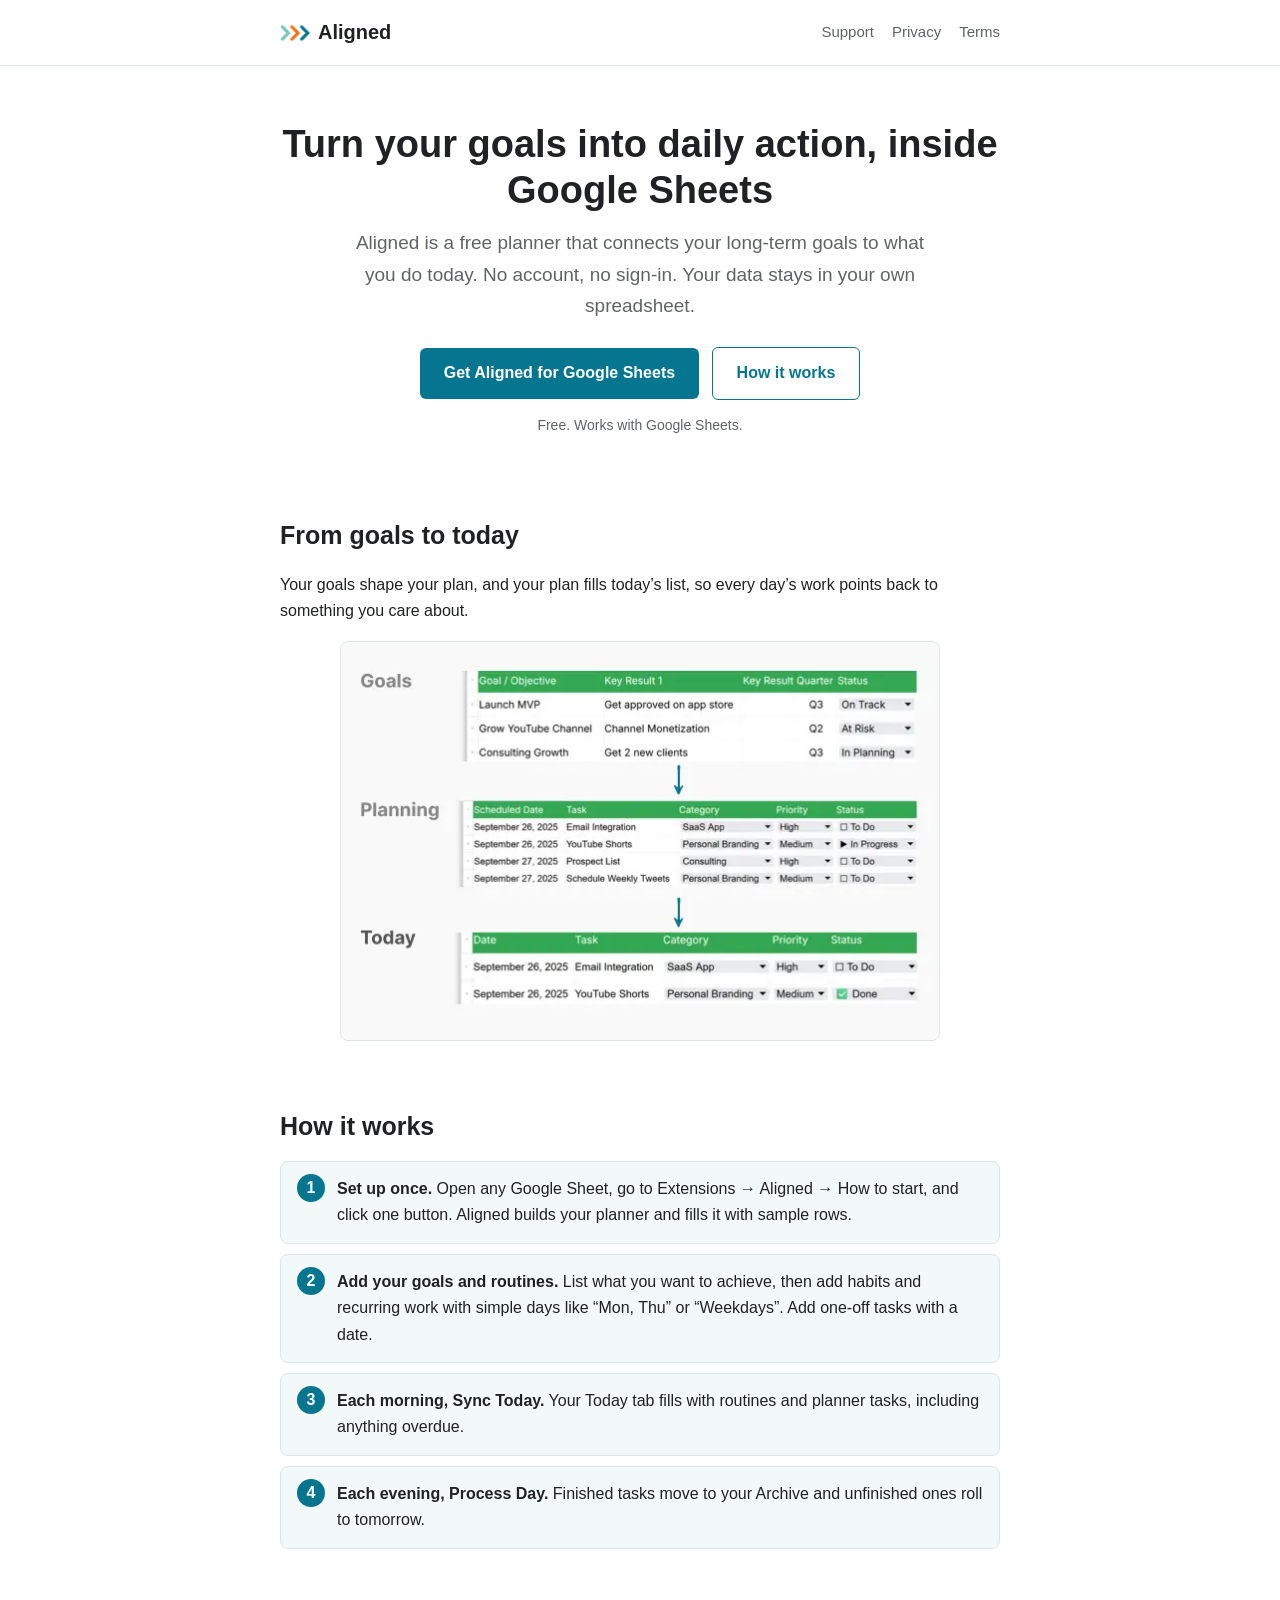
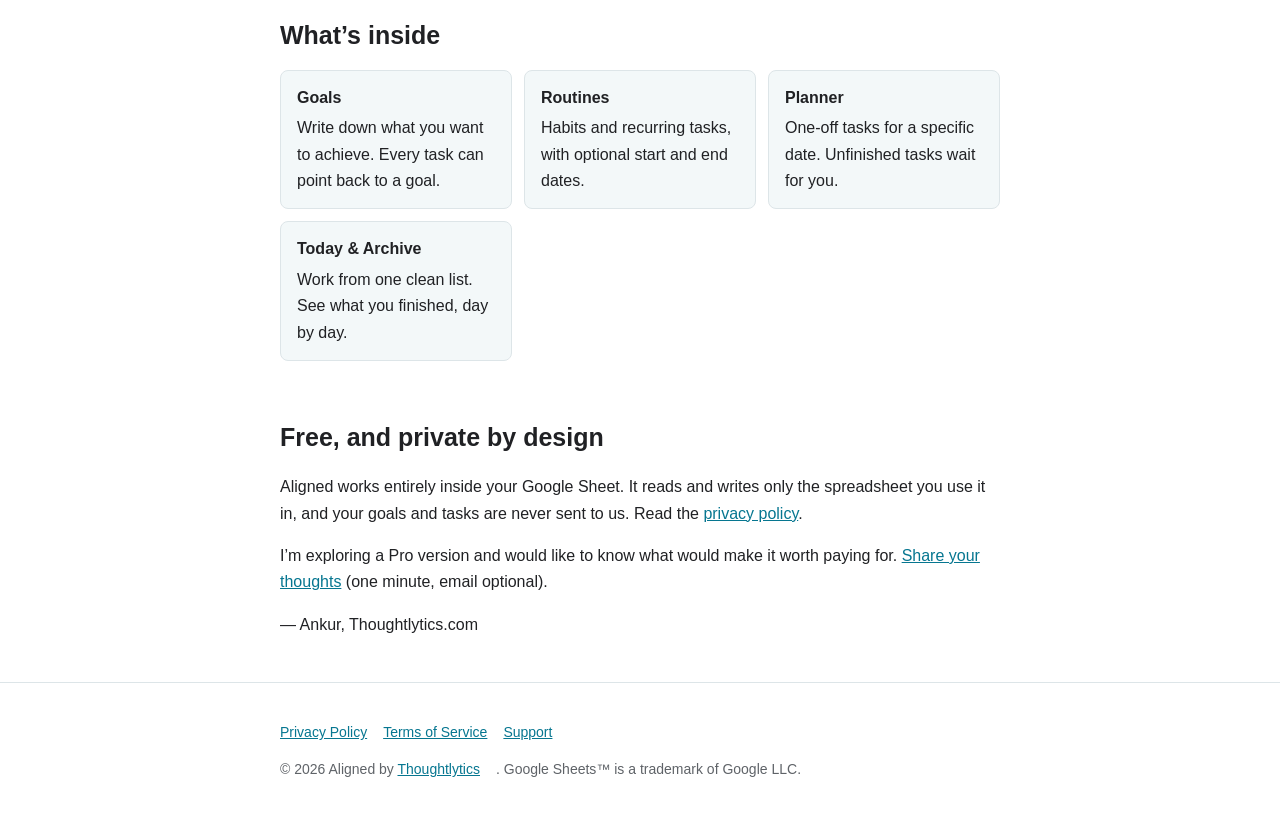
<file: index.html>
<!DOCTYPE html>
<html lang="en">
<head>
<meta charset="utf-8">
<meta name="viewport" content="width=device-width, initial-scale=1">
<title>Aligned: goals to daily action in Google Sheets</title>
<meta name="description" content="A free planner for Google Sheets that connects your long-term goals to your daily actions.">
<link rel="canonical" href="https://aligned.thoughtlytics.com/">
<link rel="icon" href="/favicon.ico" sizes="any">
<link rel="icon" type="image/png" href="/favicon-32x32.png">
<link rel="stylesheet" href="/style.css">
</head>
<body>
<header class="site"><div class="wrap">
<a class="logo" href="/"><img src="/logo.png" alt="">Aligned</a>
<nav><a href="/support/">Support</a><a href="/privacy/">Privacy</a><a href="/terms/">Terms</a></nav>
</div></header>
<main>
<div class="wrap hero">
<h1>Turn your goals into daily action, inside Google Sheets</h1>
<p class="sub">Aligned is a free planner that connects your long-term goals to what you do today. No account, no sign-in. Your data stays in your own spreadsheet.</p>
<a class="btn" href="https://workspace.google.com/marketplace/app/aligned/665090040611">Get Aligned for Google Sheets</a>
<a class="btn alt" href="#how">How it works</a>
<p class="note">Free. Works with Google Sheets.</p>
</div>

<div class="wrap"><section>
<h2>From goals to today</h2>
<p>Your goals shape your plan, and your plan fills today&rsquo;s list, so every day&rsquo;s work points back to something you care about.</p>
<figure class="figure"><img src="/strategic-alignment.webp" width="600" height="400" loading="lazy" alt="Diagram: a Goals table feeds a Planning table, which feeds a Today table with task status"></figure>
</section></div>

<div class="wrap" id="how"><section>
<h2>How it works</h2>
<ol class="steps">
<li><b>Set up once.</b> Open any Google Sheet, go to Extensions &rarr; Aligned &rarr; How to start, and click one button. Aligned builds your planner and fills it with sample rows.</li>
<li><b>Add your goals and routines.</b> List what you want to achieve, then add habits and recurring work with simple days like &ldquo;Mon, Thu&rdquo; or &ldquo;Weekdays&rdquo;. Add one-off tasks with a date.</li>
<li><b>Each morning, Sync Today.</b> Your Today tab fills with routines and planner tasks, including anything overdue.</li>
<li><b>Each evening, Process Day.</b> Finished tasks move to your Archive and unfinished ones roll to tomorrow.</li>
</ol>
</section></div>

<div class="wrap"><section>
<h2>What&rsquo;s inside</h2>
<div class="grid">
<div class="card"><b>Goals</b>Write down what you want to achieve. Every task can point back to a goal.</div>
<div class="card"><b>Routines</b>Habits and recurring tasks, with optional start and end dates.</div>
<div class="card"><b>Planner</b>One-off tasks for a specific date. Unfinished tasks wait for you.</div>
<div class="card"><b>Today &amp; Archive</b>Work from one clean list. See what you finished, day by day.</div>
</div>
</section></div>

<div class="wrap"><section>
<h2>Free, and private by design</h2>
<p>Aligned works entirely inside your Google Sheet. It reads and writes only the spreadsheet you use it in, and your goals and tasks are never sent to us. Read the <a href="/privacy/">privacy policy</a>.</p>
<p>I&rsquo;m exploring a Pro version and would like to know what would make it worth paying for. <a href="https://forms.gle/t8h22To7EfWL4LYq5">Share your thoughts</a> (one minute, email optional).</p>
<p>&mdash; Ankur, Thoughtlytics.com</p>
</section></div>
</main>
<footer class="site"><div class="wrap">
<p><a href="/privacy/">Privacy Policy</a><a href="/terms/">Terms of Service</a><a href="/support/">Support</a></p>
<p>&copy; 2026 Aligned by <a href="https://www.thoughtlytics.com">Thoughtlytics</a>. Google Sheets&trade; is a trademark of Google LLC.</p>
</div></footer>
</body>
</html>
</file>
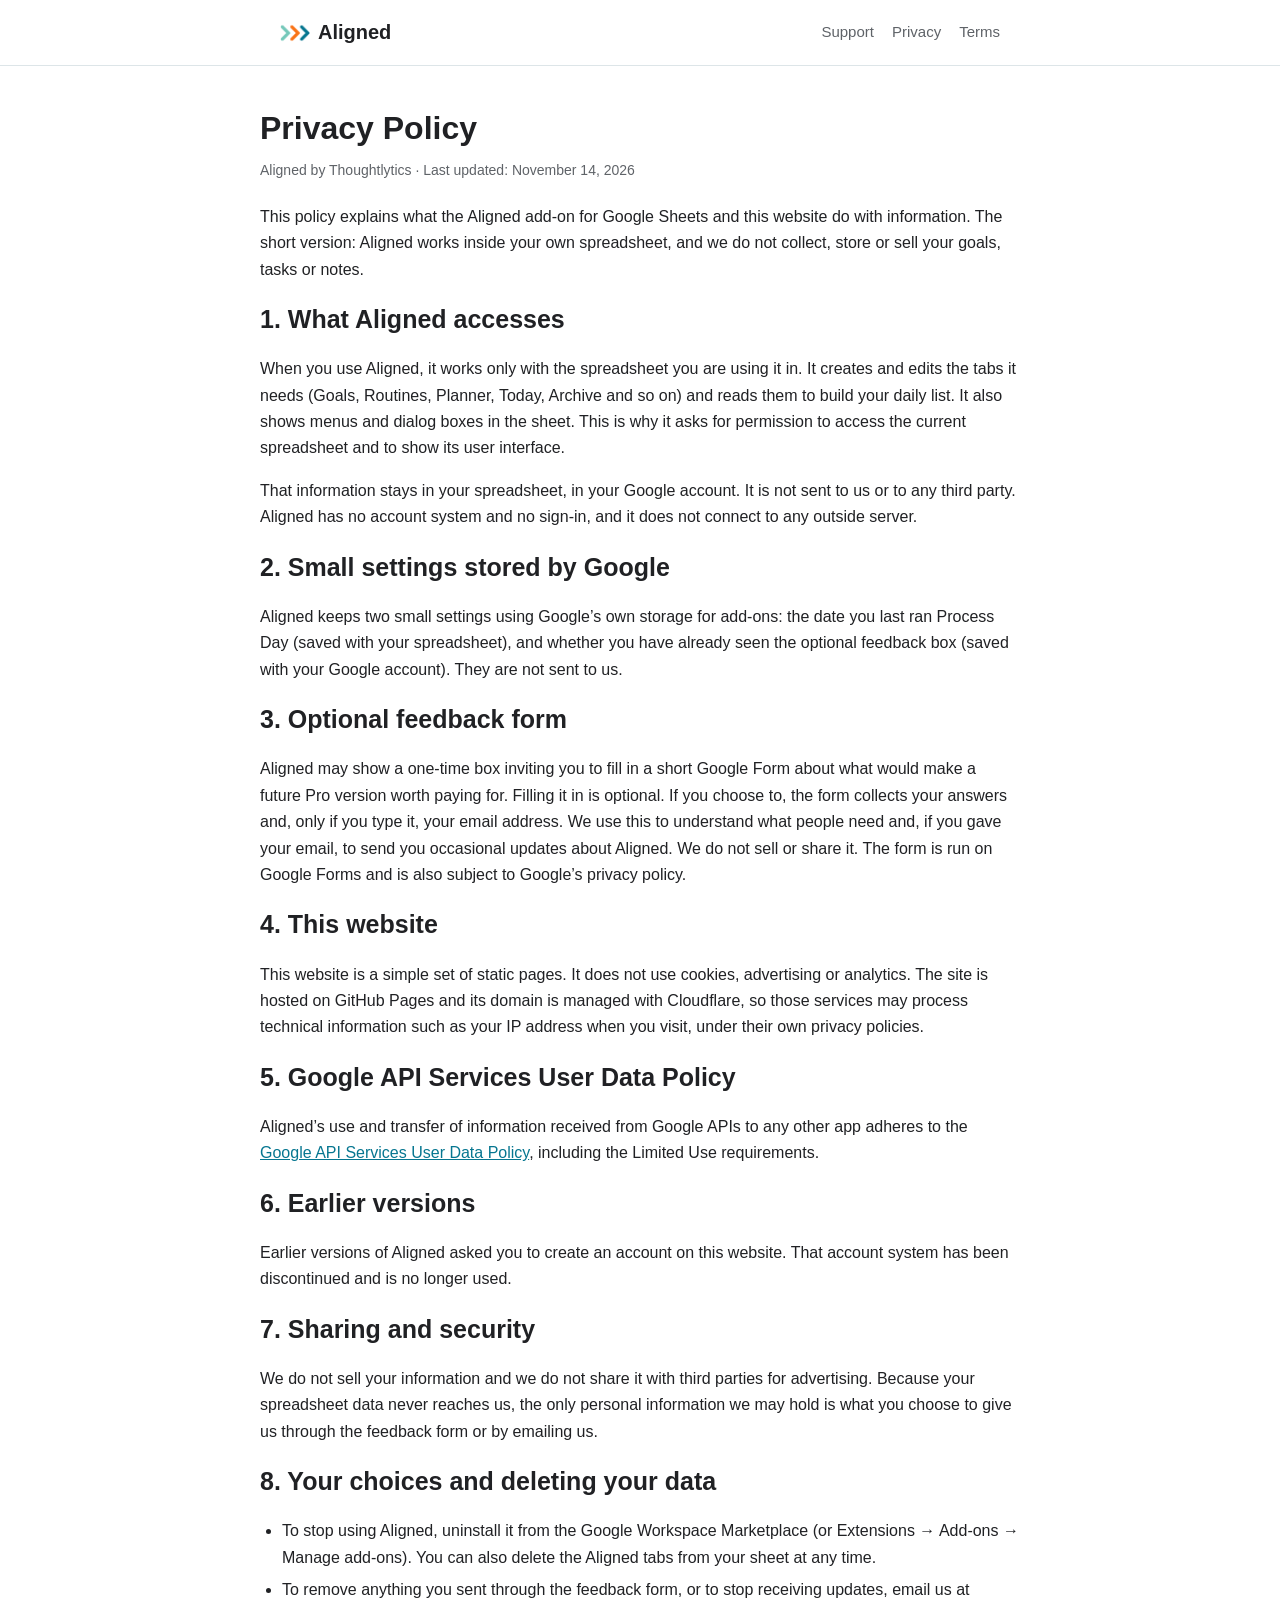
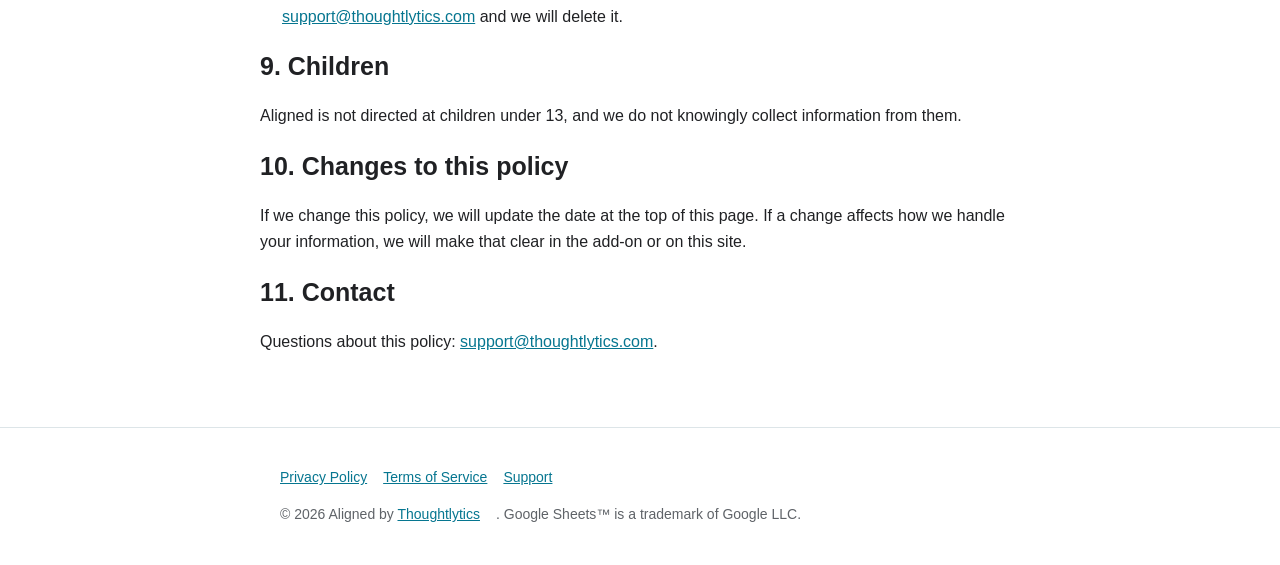
<file: privacy/index.html>
<!DOCTYPE html>
<html lang="en">
<head>
<meta charset="utf-8">
<meta name="viewport" content="width=device-width, initial-scale=1">
<title>Privacy Policy | Aligned</title>
<meta name="description" content="How Aligned handles information. Your data stays in your own spreadsheet.">
<link rel="canonical" href="https://aligned.thoughtlytics.com/privacy/">
<link rel="icon" href="/favicon.ico" sizes="any">
<link rel="icon" type="image/png" href="/favicon-32x32.png">
<link rel="stylesheet" href="/style.css">
</head>
<body>
<header class="site"><div class="wrap">
<a class="logo" href="/"><img src="/logo.png" alt="">Aligned</a>
<nav><a href="/support/">Support</a><a href="/privacy/">Privacy</a><a href="/terms/">Terms</a></nav>
</div></header>
<main class="wrap doc">
<h1>Privacy Policy</h1>
<div class="meta">Aligned by Thoughtlytics &middot; Last updated: November 14, 2026</div>

<p>This policy explains what the Aligned add-on for Google Sheets and this website do with information. The short version: Aligned works inside your own spreadsheet, and we do not collect, store or sell your goals, tasks or notes.</p>

<h2>1. What Aligned accesses</h2>
<p>When you use Aligned, it works only with the spreadsheet you are using it in. It creates and edits the tabs it needs (Goals, Routines, Planner, Today, Archive and so on) and reads them to build your daily list. It also shows menus and dialog boxes in the sheet. This is why it asks for permission to access the current spreadsheet and to show its user interface.</p>
<p>That information stays in your spreadsheet, in your Google account. It is not sent to us or to any third party. Aligned has no account system and no sign-in, and it does not connect to any outside server.</p>

<h2>2. Small settings stored by Google</h2>
<p>Aligned keeps two small settings using Google&rsquo;s own storage for add-ons: the date you last ran Process Day (saved with your spreadsheet), and whether you have already seen the optional feedback box (saved with your Google account). They are not sent to us.</p>

<h2>3. Optional feedback form</h2>
<p>Aligned may show a one-time box inviting you to fill in a short Google Form about what would make a future Pro version worth paying for. Filling it in is optional. If you choose to, the form collects your answers and, only if you type it, your email address. We use this to understand what people need and, if you gave your email, to send you occasional updates about Aligned. We do not sell or share it. The form is run on Google Forms and is also subject to Google&rsquo;s privacy policy.</p>

<h2>4. This website</h2>
<p>This website is a simple set of static pages. It does not use cookies, advertising or analytics. The site is hosted on GitHub Pages and its domain is managed with Cloudflare, so those services may process technical information such as your IP address when you visit, under their own privacy policies.</p>

<h2>5. Google API Services User Data Policy</h2>
<p>Aligned&rsquo;s use and transfer of information received from Google APIs to any other app adheres to the <a href="https://developers.google.com/terms/api-services-user-data-policy">Google API Services User Data Policy</a>, including the Limited Use requirements.</p>

<h2>6. Earlier versions</h2>
<p>Earlier versions of Aligned asked you to create an account on this website. That account system has been discontinued and is no longer used.</p>

<h2>7. Sharing and security</h2>
<p>We do not sell your information and we do not share it with third parties for advertising. Because your spreadsheet data never reaches us, the only personal information we may hold is what you choose to give us through the feedback form or by emailing us.</p>

<h2>8. Your choices and deleting your data</h2>
<ul>
<li>To stop using Aligned, uninstall it from the Google Workspace Marketplace (or Extensions &rarr; Add-ons &rarr; Manage add-ons). You can also delete the Aligned tabs from your sheet at any time.</li>
<li>To remove anything you sent through the feedback form, or to stop receiving updates, email us at <a href="mailto:support@thoughtlytics.com">support@thoughtlytics.com</a> and we will delete it.</li>
</ul>

<h2>9. Children</h2>
<p>Aligned is not directed at children under 13, and we do not knowingly collect information from them.</p>

<h2>10. Changes to this policy</h2>
<p>If we change this policy, we will update the date at the top of this page. If a change affects how we handle your information, we will make that clear in the add-on or on this site.</p>

<h2>11. Contact</h2>
<p>Questions about this policy: <a href="mailto:support@thoughtlytics.com">support@thoughtlytics.com</a>.</p>
</main>
<footer class="site"><div class="wrap">
<p><a href="/privacy/">Privacy Policy</a><a href="/terms/">Terms of Service</a><a href="/support/">Support</a></p>
<p>&copy; 2026 Aligned by <a href="https://www.thoughtlytics.com">Thoughtlytics</a>. Google Sheets&trade; is a trademark of Google LLC.</p>
</div></footer>
</body>
</html>
</file>
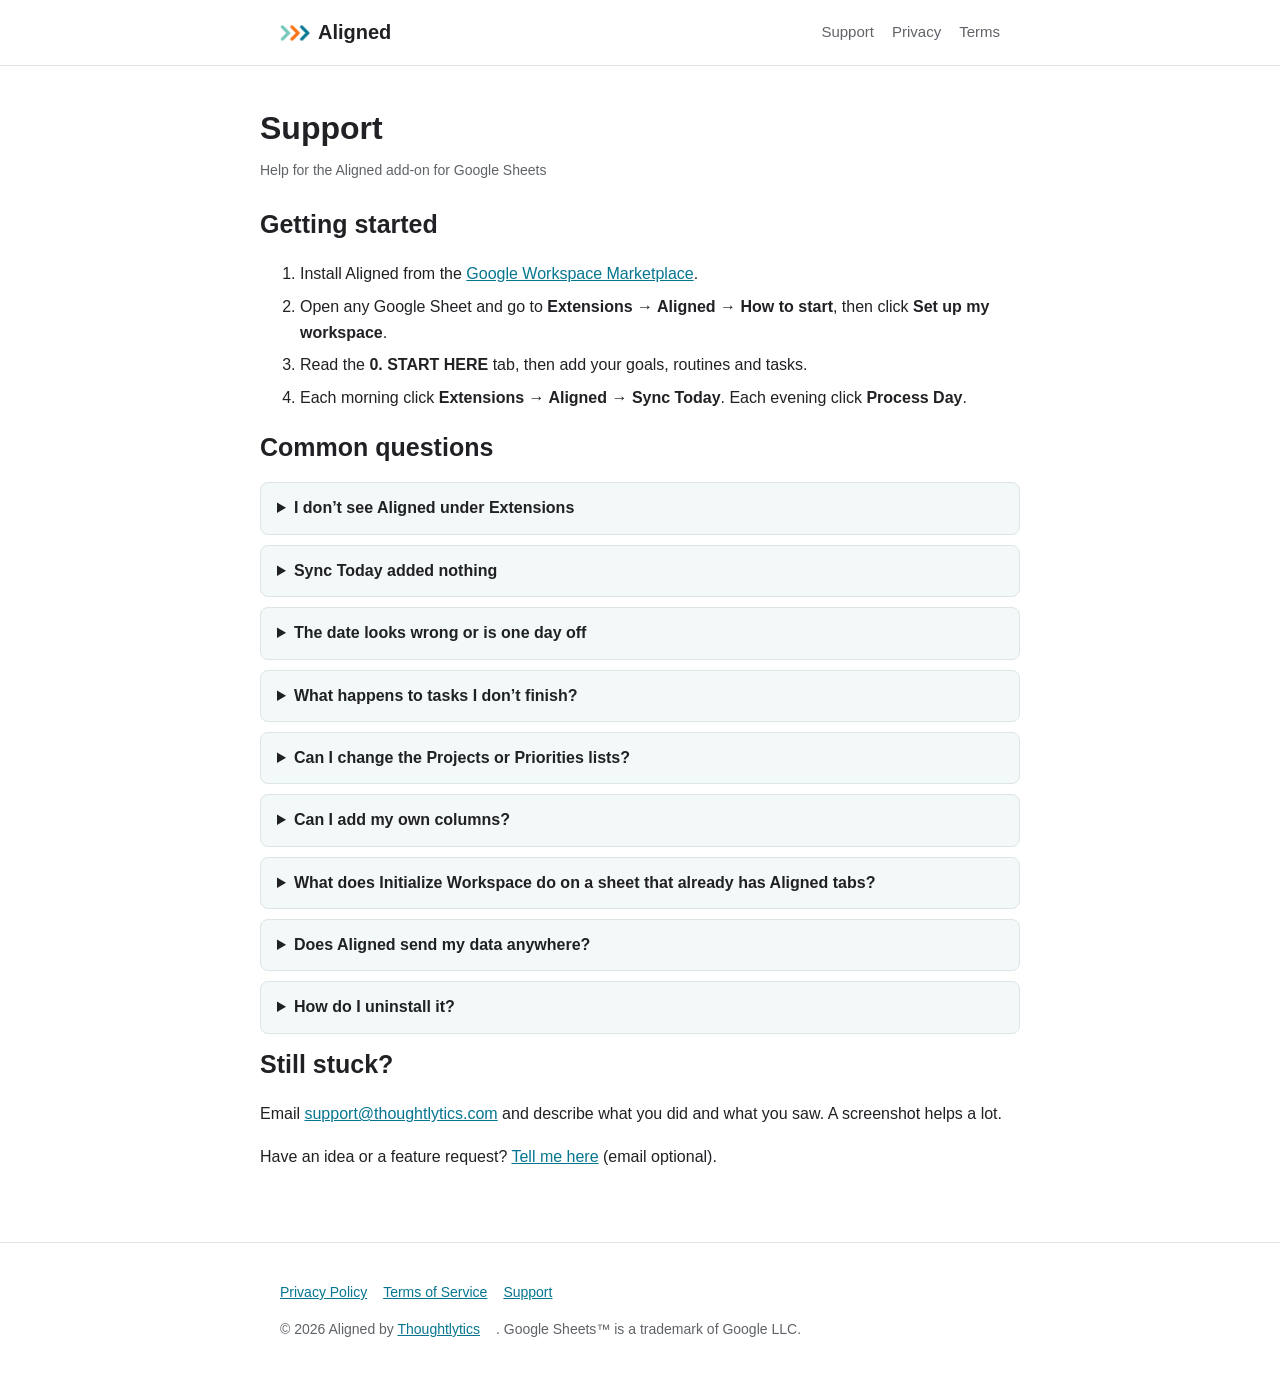
<file: support/index.html>
<!DOCTYPE html>
<html lang="en">
<head>
<meta charset="utf-8">
<meta name="viewport" content="width=device-width, initial-scale=1">
<title>Support | Aligned</title>
<meta name="description" content="Help and answers for the Aligned add-on for Google Sheets.">
<link rel="canonical" href="https://aligned.thoughtlytics.com/support/">
<link rel="icon" href="/favicon.ico" sizes="any">
<link rel="icon" type="image/png" href="/favicon-32x32.png">
<link rel="stylesheet" href="/style.css">
</head>
<body>
<header class="site"><div class="wrap">
<a class="logo" href="/"><img src="/logo.png" alt="">Aligned</a>
<nav><a href="/support/">Support</a><a href="/privacy/">Privacy</a><a href="/terms/">Terms</a></nav>
</div></header>
<main class="wrap doc">
<h1>Support</h1>
<div class="meta">Help for the Aligned add-on for Google Sheets</div>

<h2>Getting started</h2>
<ol>
<li>Install Aligned from the <a href="https://workspace.google.com/marketplace/app/aligned/665090040611">Google Workspace Marketplace</a>.</li>
<li>Open any Google Sheet and go to <b>Extensions &rarr; Aligned &rarr; How to start</b>, then click <b>Set up my workspace</b>.</li>
<li>Read the <b>0. START HERE</b> tab, then add your goals, routines and tasks.</li>
<li>Each morning click <b>Extensions &rarr; Aligned &rarr; Sync Today</b>. Each evening click <b>Process Day</b>.</li>
</ol>

<h2>Common questions</h2>

<details><summary>I don&rsquo;t see Aligned under Extensions</summary>
<p>Reload the sheet and check again. Make sure you are signed in to the Google account you installed it with, and check Extensions &rarr; Add-ons &rarr; Manage add-ons to confirm that Aligned is installed and enabled.</p></details>

<details><summary>Sync Today added nothing</summary>
<p>Sync Today adds tasks from the Planner that are scheduled for today or earlier and not finished, plus routines whose Days include today. Check that the Days cell says things like Daily, Weekdays, or Mon, Thu, and that today is inside the routine&rsquo;s Start and End dates. If you already ran Process Day today, routines are not added again until tomorrow.</p></details>

<details><summary>The date looks wrong or is one day off</summary>
<p>Aligned uses your spreadsheet&rsquo;s time zone. Open File &rarr; Settings and check that the time zone is the one you expect.</p></details>

<details><summary>What happens to tasks I don&rsquo;t finish?</summary>
<p>Unfinished one-off tasks move to tomorrow in the Planner. Unfinished routine tasks are not carried over; they come back on their next scheduled day.</p></details>

<details><summary>Can I change the Projects or Priorities lists?</summary>
<p>Yes. Edit the lists on the <b>1. Settings</b> tab. They feed the dropdowns in the other tabs.</p></details>

<details><summary>Can I add my own columns?</summary>
<p>You can add columns to the right of Aligned&rsquo;s columns. Do not rename or delete the existing headers, and leave the hidden ID column alone.</p></details>

<details><summary>What does Initialize Workspace do on a sheet that already has Aligned tabs?</summary>
<p>It asks you to confirm and then erases the Aligned tabs and rebuilds them with sample data. Make a copy of your sheet first if you want to keep anything.</p></details>

<details><summary>Does Aligned send my data anywhere?</summary>
<p>No. Everything stays in your spreadsheet. See the <a href="/privacy/">Privacy Policy</a>.</p></details>

<details><summary>How do I uninstall it?</summary>
<p>Go to Extensions &rarr; Add-ons &rarr; Manage add-ons, find Aligned, and choose Uninstall. Your spreadsheet and its tabs stay as they are.</p></details>

<h2>Still stuck?</h2>
<p>Email <a href="mailto:support@thoughtlytics.com">support@thoughtlytics.com</a> and describe what you did and what you saw. A screenshot helps a lot.</p>
<p>Have an idea or a feature request? <a href="https://forms.gle/t8h22To7EfWL4LYq5">Tell me here</a> (email optional).</p>
</main>
<footer class="site"><div class="wrap">
<p><a href="/privacy/">Privacy Policy</a><a href="/terms/">Terms of Service</a><a href="/support/">Support</a></p>
<p>&copy; 2026 Aligned by <a href="https://www.thoughtlytics.com">Thoughtlytics</a>. Google Sheets&trade; is a trademark of Google LLC.</p>
</div></footer>
</body>
</html>
</file>
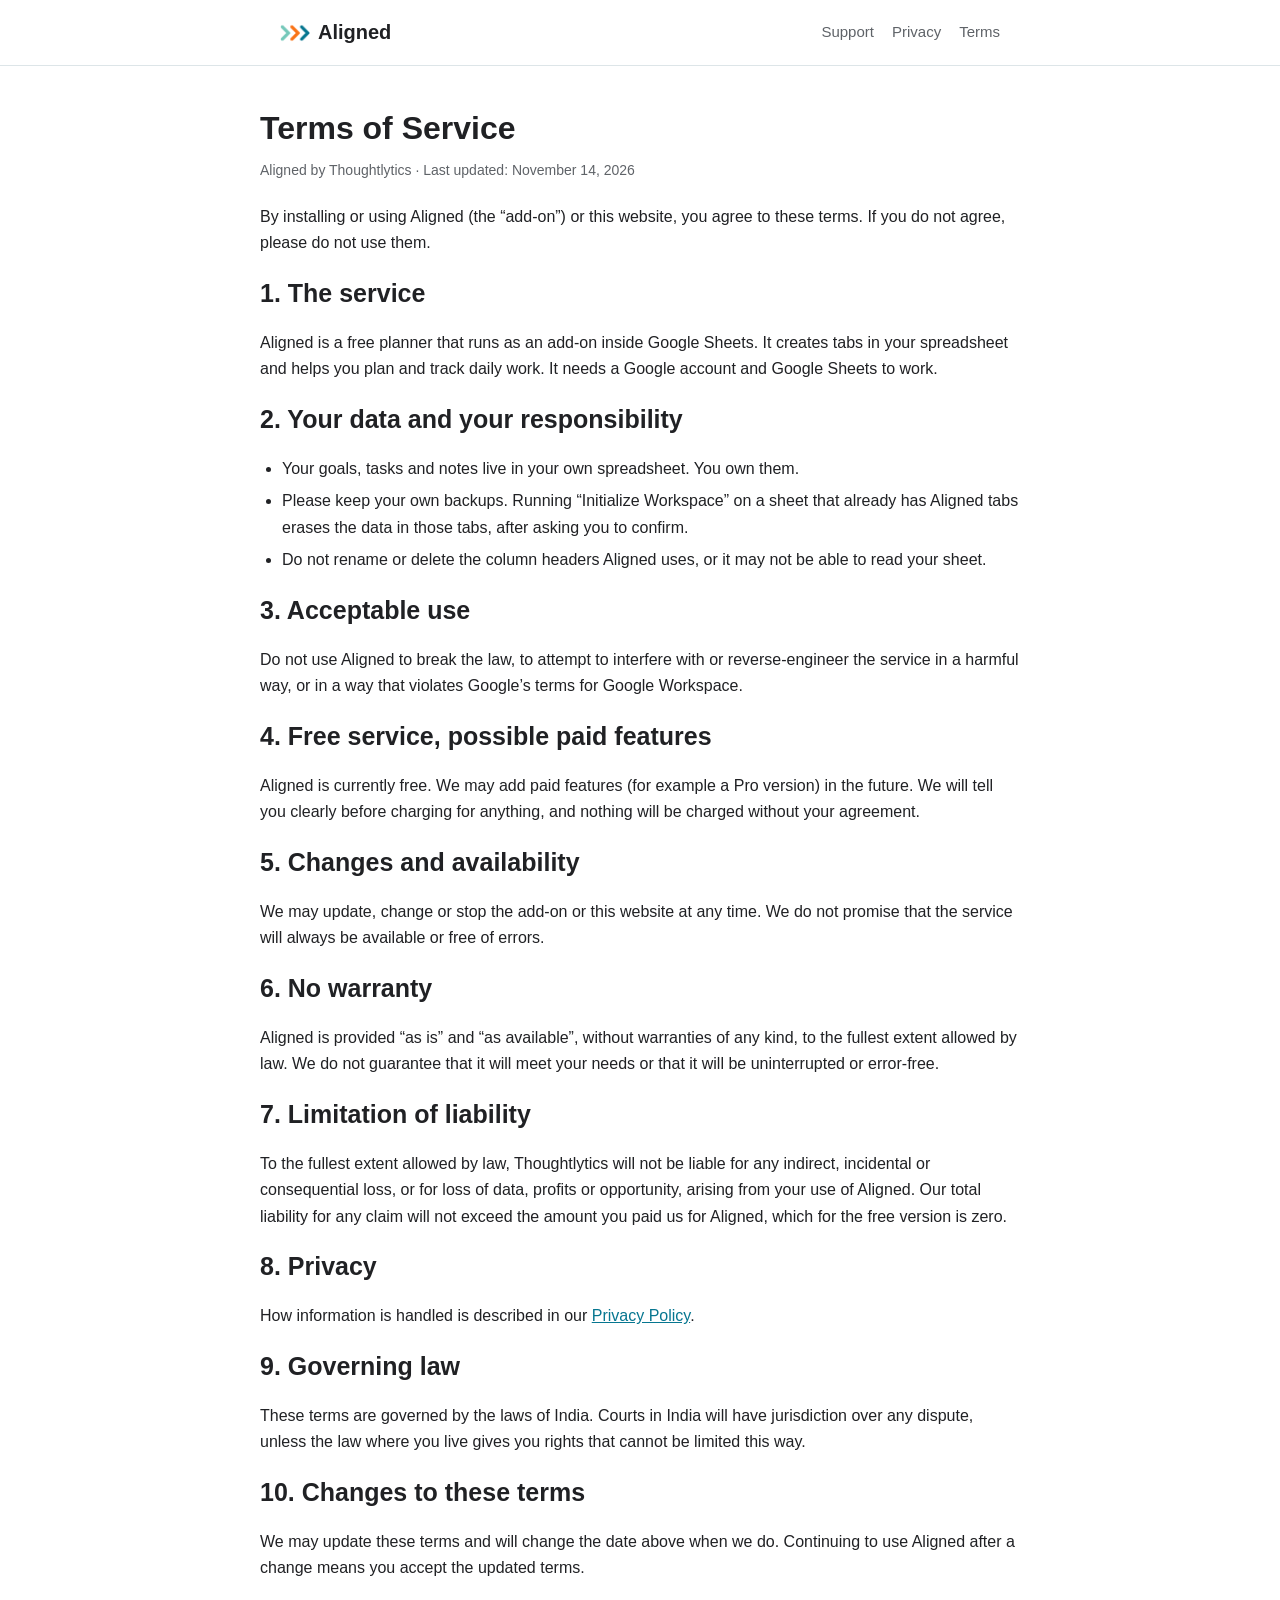
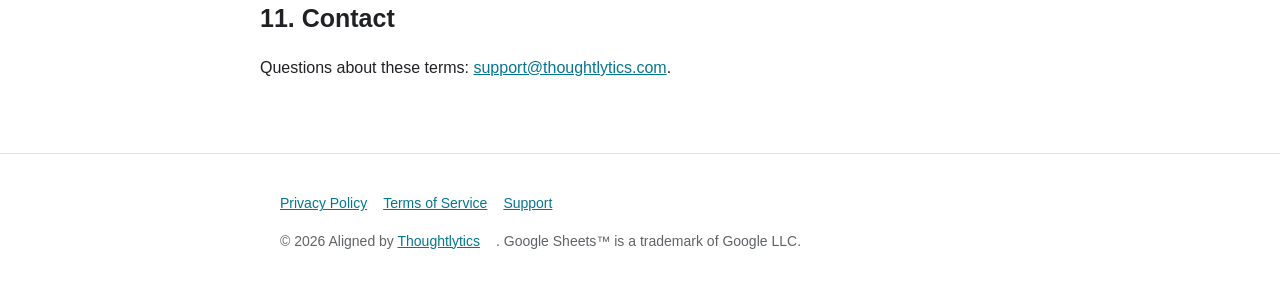
<file: terms/index.html>
<!DOCTYPE html>
<html lang="en">
<head>
<meta charset="utf-8">
<meta name="viewport" content="width=device-width, initial-scale=1">
<title>Terms of Service | Aligned</title>
<meta name="description" content="Terms of service for the Aligned add-on for Google Sheets.">
<link rel="canonical" href="https://aligned.thoughtlytics.com/terms/">
<link rel="icon" href="/favicon.ico" sizes="any">
<link rel="icon" type="image/png" href="/favicon-32x32.png">
<link rel="stylesheet" href="/style.css">
</head>
<body>
<header class="site"><div class="wrap">
<a class="logo" href="/"><img src="/logo.png" alt="">Aligned</a>
<nav><a href="/support/">Support</a><a href="/privacy/">Privacy</a><a href="/terms/">Terms</a></nav>
</div></header>
<main class="wrap doc">
<h1>Terms of Service</h1>
<div class="meta">Aligned by Thoughtlytics &middot; Last updated: November 14, 2026</div>

<p>By installing or using Aligned (the &ldquo;add-on&rdquo;) or this website, you agree to these terms. If you do not agree, please do not use them.</p>

<h2>1. The service</h2>
<p>Aligned is a free planner that runs as an add-on inside Google Sheets. It creates tabs in your spreadsheet and helps you plan and track daily work. It needs a Google account and Google Sheets to work.</p>

<h2>2. Your data and your responsibility</h2>
<ul>
<li>Your goals, tasks and notes live in your own spreadsheet. You own them.</li>
<li>Please keep your own backups. Running &ldquo;Initialize Workspace&rdquo; on a sheet that already has Aligned tabs erases the data in those tabs, after asking you to confirm.</li>
<li>Do not rename or delete the column headers Aligned uses, or it may not be able to read your sheet.</li>
</ul>

<h2>3. Acceptable use</h2>
<p>Do not use Aligned to break the law, to attempt to interfere with or reverse-engineer the service in a harmful way, or in a way that violates Google&rsquo;s terms for Google Workspace.</p>

<h2>4. Free service, possible paid features</h2>
<p>Aligned is currently free. We may add paid features (for example a Pro version) in the future. We will tell you clearly before charging for anything, and nothing will be charged without your agreement.</p>

<h2>5. Changes and availability</h2>
<p>We may update, change or stop the add-on or this website at any time. We do not promise that the service will always be available or free of errors.</p>

<h2>6. No warranty</h2>
<p>Aligned is provided &ldquo;as is&rdquo; and &ldquo;as available&rdquo;, without warranties of any kind, to the fullest extent allowed by law. We do not guarantee that it will meet your needs or that it will be uninterrupted or error-free.</p>

<h2>7. Limitation of liability</h2>
<p>To the fullest extent allowed by law, Thoughtlytics will not be liable for any indirect, incidental or consequential loss, or for loss of data, profits or opportunity, arising from your use of Aligned. Our total liability for any claim will not exceed the amount you paid us for Aligned, which for the free version is zero.</p>

<h2>8. Privacy</h2>
<p>How information is handled is described in our <a href="/privacy/">Privacy Policy</a>.</p>

<h2>9. Governing law</h2>
<p>These terms are governed by the laws of India. Courts in India will have jurisdiction over any dispute, unless the law where you live gives you rights that cannot be limited this way.</p>

<h2>10. Changes to these terms</h2>
<p>We may update these terms and will change the date above when we do. Continuing to use Aligned after a change means you accept the updated terms.</p>

<h2>11. Contact</h2>
<p>Questions about these terms: <a href="mailto:support@thoughtlytics.com">support@thoughtlytics.com</a>.</p>
</main>
<footer class="site"><div class="wrap">
<p><a href="/privacy/">Privacy Policy</a><a href="/terms/">Terms of Service</a><a href="/support/">Support</a></p>
<p>&copy; 2026 Aligned by <a href="https://www.thoughtlytics.com">Thoughtlytics</a>. Google Sheets&trade; is a trademark of Google LLC.</p>
</div></footer>
</body>
</html>
</file>
<file: style.css>
:root{--bg:#ffffff;--fg:#202124;--muted:#5f6368;--brand:#067690;--accent:#f26a2e;--card:#f3f8f9;--line:#dde5e8}
@media (prefers-color-scheme:dark){:root{--bg:#12181b;--fg:#e8eaed;--muted:#9aa0a6;--brand:#4cbfdb;--card:#1b2428;--line:#2b373c}}
*{box-sizing:border-box}
html{scroll-behavior:smooth}
body{margin:0;font-family:-apple-system,"Segoe UI",Roboto,Helvetica,Arial,sans-serif;line-height:1.65;color:var(--fg);background:var(--bg)}
a{color:var(--brand)}
.wrap{max-width:760px;margin:0 auto;padding:0 20px}
header.site{border-bottom:1px solid var(--line)}
header.site .wrap{display:flex;align-items:center;justify-content:space-between;padding-top:16px;padding-bottom:16px}
.logo{font-weight:700;font-size:20px;color:var(--fg);text-decoration:none}
.logo{display:flex;align-items:center}
.logo img{height:30px;width:auto;margin-right:8px}
nav a{margin-left:18px;text-decoration:none;color:var(--muted);font-size:15px}
nav a:hover{color:var(--brand)}
.hero{padding:56px 0 36px;text-align:center}
.hero h1{font-size:38px;line-height:1.2;margin:0 0 14px}
.hero p.sub{font-size:19px;color:var(--muted);margin:0 auto 26px;max-width:600px}
.btn{display:inline-block;background:var(--brand);color:#fff;padding:12px 24px;border-radius:6px;text-decoration:none;font-weight:600}
.btn.alt{background:transparent;color:var(--brand);border:1px solid var(--brand);margin-left:8px}
.figure{margin:18px 0 0;text-align:center}
.figure img{max-width:100%;height:auto;border:1px solid var(--line);border-radius:8px;background:#fff}
.note{font-size:14px;color:var(--muted);margin-top:14px}
section{padding:28px 0}
h2{font-size:25px;margin:0 0 14px}
h3{font-size:18px;margin:22px 0 6px}
.steps{counter-reset:s;list-style:none;padding:0;margin:0}
.steps li{counter-increment:s;background:var(--card);border:1px solid var(--line);border-radius:8px;padding:14px 16px 14px 56px;margin-bottom:10px;position:relative}
.steps li:before{content:counter(s);position:absolute;left:16px;top:12px;width:28px;height:28px;border-radius:50%;background:var(--brand);color:#fff;text-align:center;line-height:28px;font-weight:700}
.grid{display:grid;grid-template-columns:repeat(auto-fit,minmax(210px,1fr));gap:12px}
.card{background:var(--card);border:1px solid var(--line);border-radius:8px;padding:14px 16px}
.card b{display:block;margin-bottom:4px}
.doc{padding:36px 0 56px}
.doc h1{font-size:32px;margin:0 0 4px}
.doc .meta{color:var(--muted);font-size:14px;margin-bottom:22px}
.doc ul{padding-left:22px}
.doc li{margin-bottom:6px}
details{background:var(--card);border:1px solid var(--line);border-radius:8px;padding:12px 16px;margin-bottom:10px}
summary{cursor:pointer;font-weight:600}
details p{margin:10px 0 0}
footer.site{border-top:1px solid var(--line);padding:24px 0;font-size:14px;color:var(--muted)}
footer.site a{margin-right:16px}
@media (max-width:560px){.hero h1{font-size:30px}.btn.alt{margin:10px 0 0}nav a{margin-left:12px}}
.figure{margin:0 auto;max-width:600px;text-align:center}
.figure img{width:100%;height:auto;border:1px solid var(--line);border-radius:8px;background:#fff}
.figure figcaption{font-size:14px;color:var(--muted);margin-top:8px}
</file>
